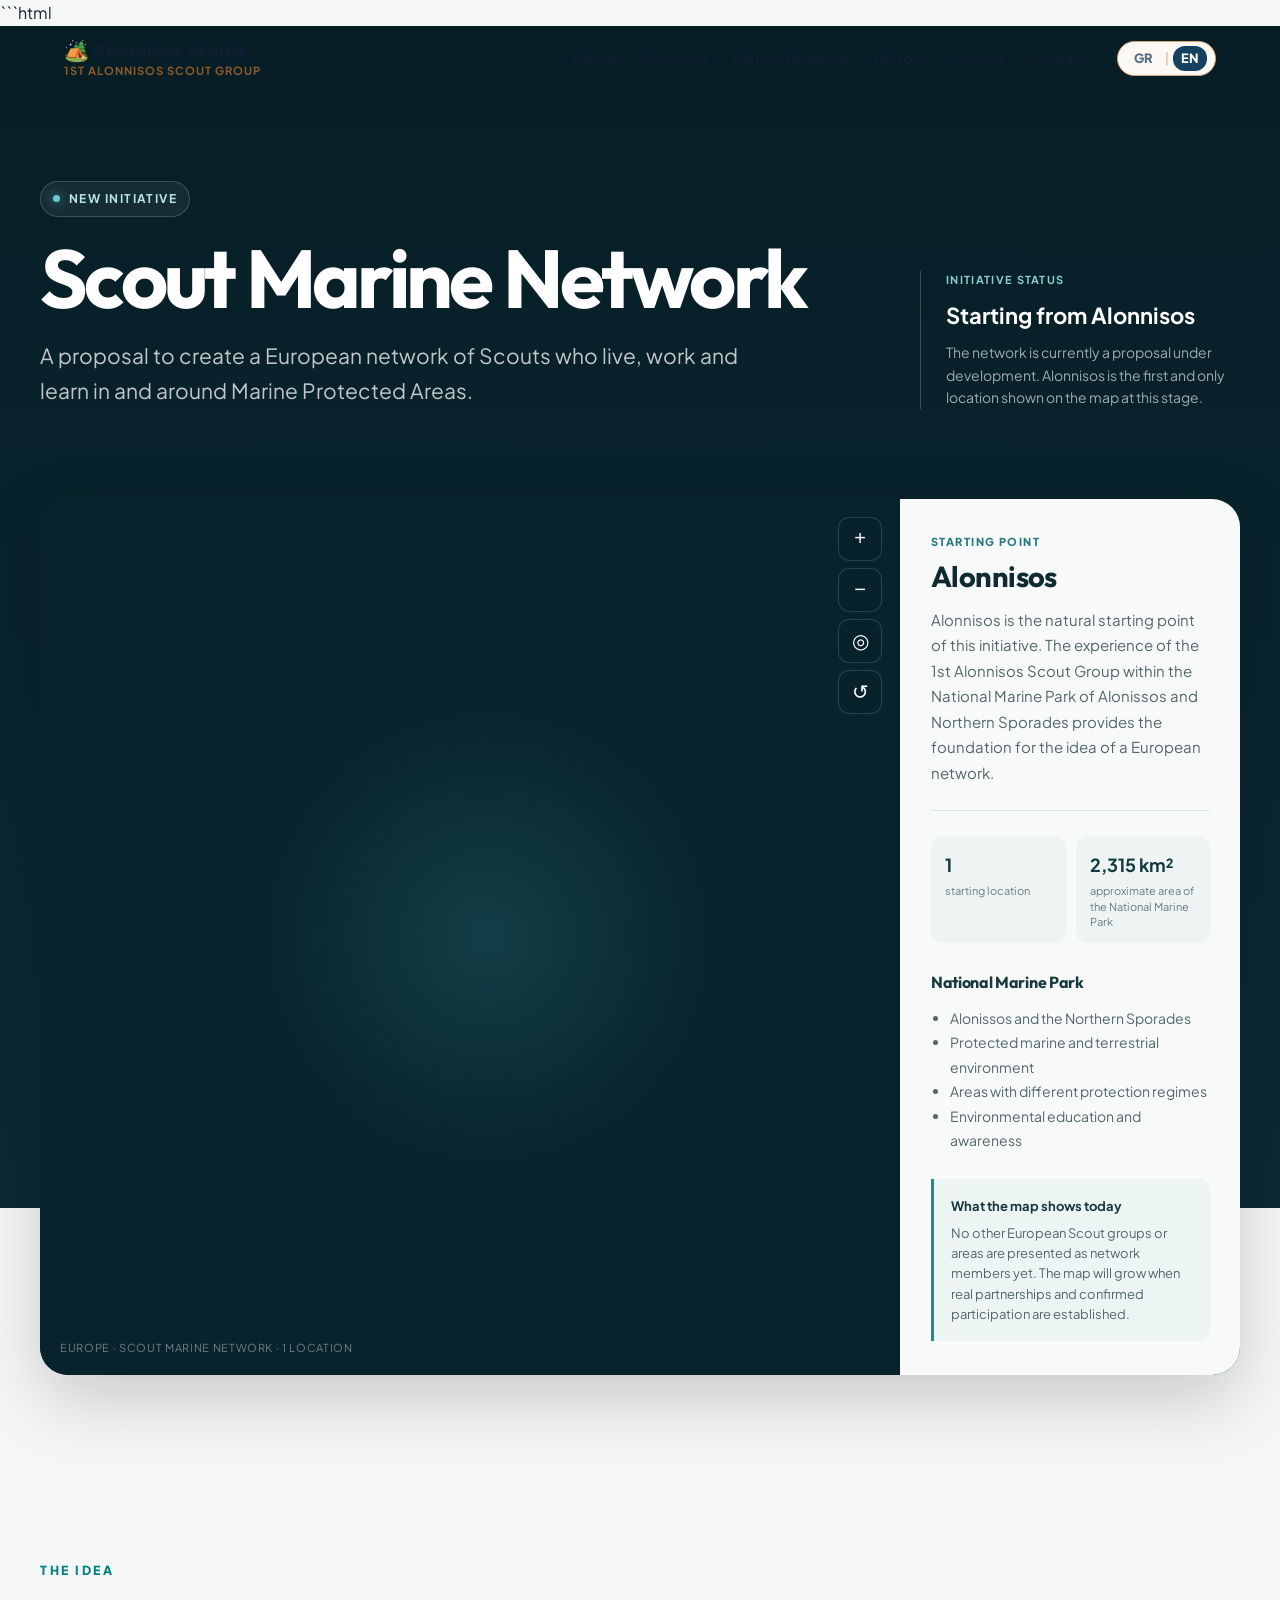
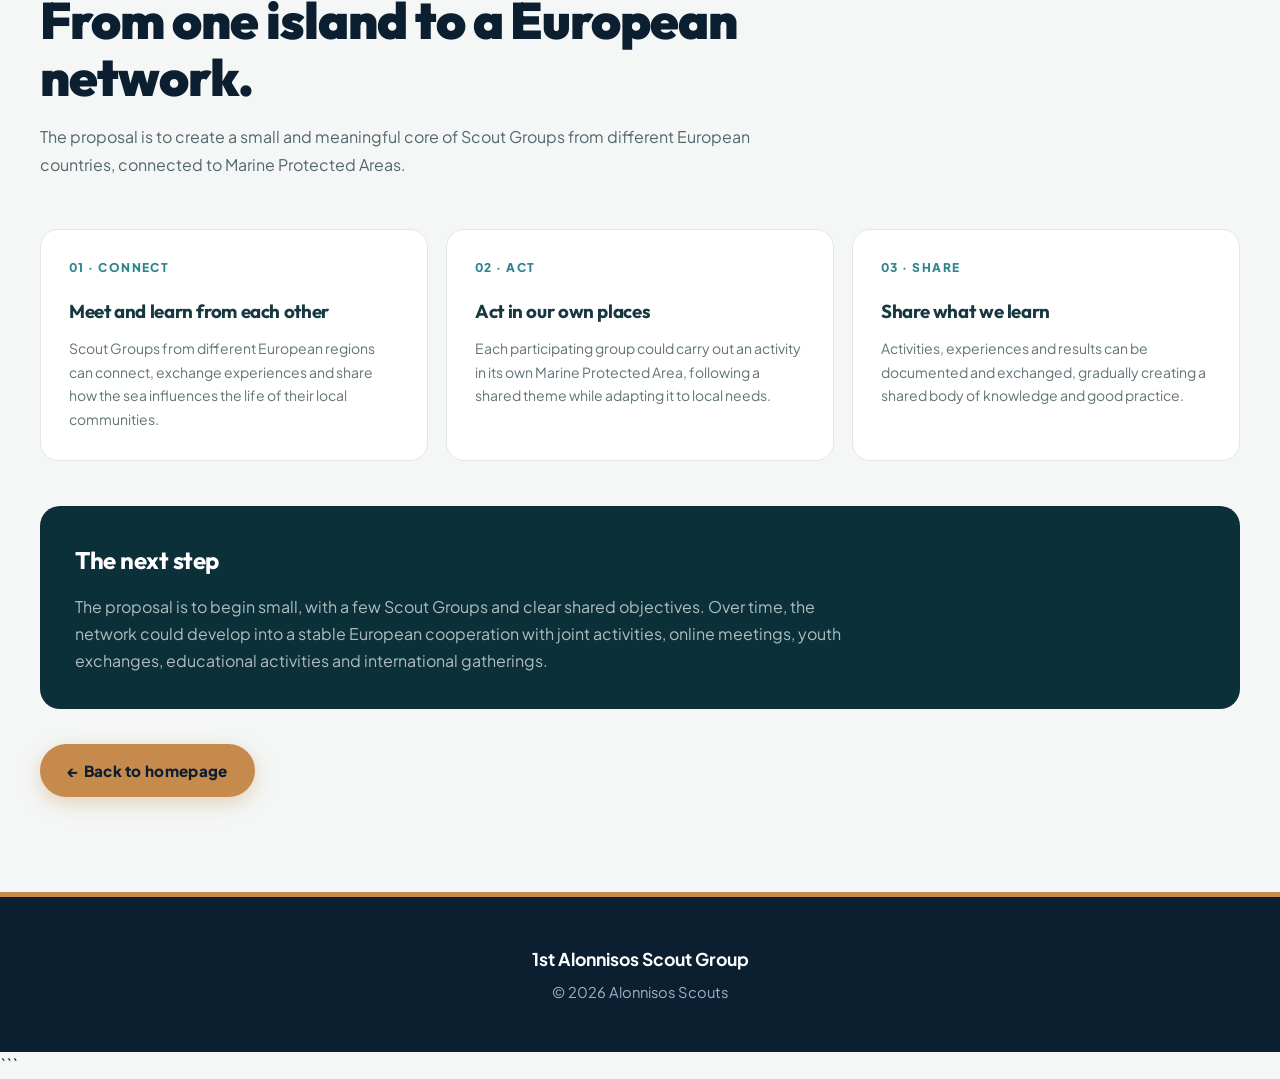
<file: en/marine.html>
```html
<!DOCTYPE html>

<html lang="en">

<head>

<meta charset="UTF-8">

<meta
    name="viewport"
    content="width=device-width, initial-scale=1.0"
>

<title>
    Scout Marine Network | Alonnisos Scouts
</title>

<meta
    name="description"
    content="Scout Marine Network — A proposal for a European Scout network connected to Marine Protected Areas, starting from Alonnisos."
>

<link
    rel="stylesheet"
    href="../style.css"
>

<style>

/* =====================================================
   PAGE
   ===================================================== */

.marine-page {
    background:
        linear-gradient(
            180deg,
            #071d25 0%,
            #0b2b35 45%,
            #f4f7f6 45%,
            #f4f7f6 100%
        );

    color: #10242a;
}


/* =====================================================
   HERO
   ===================================================== */

.marine-hero {
    padding: 90px 0 70px;
    color: white;
}


.marine-hero-grid {
    display: grid;

    grid-template-columns:
        minmax(0, 1fr)
        320px;

    gap: 60px;

    align-items: end;
}


.marine-eyebrow {
    display: inline-flex;

    align-items: center;

    gap: 9px;

    padding: 7px 12px;

    border:
        1px solid
        rgba(255,255,255,.18);

    border-radius: 999px;

    background:
        rgba(255,255,255,.06);

    color: #b9e5e7;

    font-size: 12px;

    font-weight: 700;

    letter-spacing: .12em;

    text-transform: uppercase;

    margin-bottom: 22px;
}


.marine-eyebrow-dot {
    width: 7px;
    height: 7px;

    border-radius: 50%;

    background: #67cbd0;

    box-shadow:
        0 0 12px
        rgba(103,203,208,.8);
}


.marine-hero h1 {
    max-width: 850px;

    margin: 0 0 22px;

    color: white;

    font-size:
        clamp(
            42px,
            7vw,
            82px
        );

    line-height: .96;

    letter-spacing: -.045em;
}


.marine-hero-lead {
    max-width: 750px;

    margin: 0;

    color:
        rgba(255,255,255,.75);

    font-size:
        clamp(
            17px,
            2vw,
            21px
        );

    line-height: 1.65;
}


.marine-status {
    border-left:
        1px solid
        rgba(255,255,255,.2);

    padding-left: 25px;
}


.marine-status-label {
    color: #8acdd1;

    font-size: 11px;

    font-weight: 700;

    text-transform: uppercase;

    letter-spacing: .12em;

    margin-bottom: 8px;
}


.marine-status strong {
    display: block;

    color: white;

    font-size: 22px;

    margin-bottom: 8px;
}


.marine-status p {
    margin: 0;

    color:
        rgba(255,255,255,.62);

    line-height: 1.6;

    font-size: 14px;
}


/* =====================================================
   MAP SECTION
   ===================================================== */

.marine-map-section {
    padding: 20px 0 90px;
}


.marine-map-shell {
    position: relative;

    display: grid;

    grid-template-columns:
        minmax(0, 1fr)
        340px;

    min-height: 650px;

    border-radius: 28px;

    overflow: hidden;

    background: #092832;

    box-shadow:
        0 25px 70px
        rgba(0,0,0,.18);
}


.marine-map-area {
    position: relative;

    min-width: 0;

    min-height: 650px;

    overflow: hidden;

    background:
        radial-gradient(
            circle at 52% 50%,
            rgba(39,111,122,.35),
            transparent 38%
        ),
        #08232c;
}


#marine-map {
    display: block;

    width: 100%;

    height: 650px;

    cursor: grab;

    user-select: none;

    touch-action: none;

    overflow: hidden;
}


#marine-map:active {
    cursor: grabbing;
}


/* =====================================================
   MAP
   ===================================================== */

.map-ocean {
    fill: #08232c;
}


.map-grid {
    fill: none;

    stroke:
        rgba(130,200,207,.09);

    stroke-width: .7;

    vector-effect:
        non-scaling-stroke;

    pointer-events: none;
}


.map-country {
    fill: #173e47;

    stroke:
        rgba(173,221,224,.32);

    stroke-width: .65;

    vector-effect:
        non-scaling-stroke;

    transition:
        fill .2s;
}


.map-country:hover {
    fill: #20535e;
}


/* =====================================================
   ALONNISOS MARKER
   ===================================================== */

.map-location-ring {
    fill:
        rgba(93,211,216,.10);

    stroke:
        rgba(93,211,216,.55);

    stroke-width: 1.5;

    vector-effect:
        non-scaling-stroke;
}


.map-location-pulse {
    fill: none;

    stroke: #65d5da;

    stroke-width: 2;

    opacity: .55;

    vector-effect:
        non-scaling-stroke;
}


.map-location-core {
    fill: #73e0e3;

    stroke: white;

    stroke-width: 2;

    vector-effect:
        non-scaling-stroke;
}


.map-location-label {
    fill: white;

    font-size: 14px;

    font-weight: 700;

    pointer-events: none;

    paint-order: stroke;

    stroke: #08232c;

    stroke-width: 3px;

    stroke-linejoin: round;
}


.map-location-subtitle {
    fill:
        rgba(255,255,255,.58);

    font-size: 10px;

    pointer-events: none;

    paint-order: stroke;

    stroke: #08232c;

    stroke-width: 2px;

    stroke-linejoin: round;
}


/* =====================================================
   MAP CONTROLS
   ===================================================== */

.marine-map-controls {
    position: absolute;

    top: 18px;

    right: 18px;

    display: flex;

    flex-direction: column;

    gap: 7px;

    z-index: 10;
}


.marine-map-controls button {
    width: 44px;

    height: 44px;

    border:
        1px solid
        rgba(255,255,255,.14);

    border-radius: 11px;

    background:
        rgba(8,35,44,.88);

    color: white;

    font-size: 20px;

    cursor: pointer;

    backdrop-filter: blur(8px);
}


.marine-map-controls button:hover {
    background:
        rgba(28,75,84,.95);
}


.marine-map-controls button:focus-visible {
    outline:
        3px solid
        #73e0e3;

    outline-offset: 2px;
}


.marine-map-caption {
    position: absolute;

    left: 20px;

    bottom: 18px;

    color:
        rgba(255,255,255,.42);

    font-size: 11px;

    letter-spacing: .06em;

    text-transform: uppercase;

    pointer-events: none;
}


/* =====================================================
   INFORMATION PANEL
   ===================================================== */

.marine-panel {
    position: relative;

    z-index: 2;

    padding: 34px 30px;

    background: #f8faf9;

    border-left:
        1px solid
        rgba(255,255,255,.08);
}


.marine-panel-kicker {
    color: #287982;

    font-size: 11px;

    font-weight: 800;

    letter-spacing: .13em;

    text-transform: uppercase;

    margin-bottom: 10px;
}


.marine-panel h2 {
    margin: 0 0 15px;

    font-size: 29px;

    line-height: 1.08;

    color: #102a31;
}


.marine-panel p {
    color: #52676c;

    line-height: 1.7;

    font-size: 15px;
}


.marine-panel-divider {
    height: 1px;

    background: #dce5e5;

    margin: 25px 0;
}


/* =====================================================
   FACTS
   ===================================================== */

.marine-facts {
    display: grid;

    grid-template-columns:
        1fr
        1fr;

    gap: 10px;
}


.marine-fact {
    padding: 14px;

    background: #edf4f3;

    border-radius: 12px;
}


.marine-fact strong {
    display: block;

    color: #123b42;

    font-size: 18px;

    margin-bottom: 3px;
}


.marine-fact span {
    color: #687b7f;

    font-size: 11px;

    line-height: 1.4;
}


.marine-panel h3 {
    margin: 26px 0 10px;

    color: #17383e;

    font-size: 16px;
}


.marine-panel ul {
    padding-left: 19px;

    margin: 0;

    color: #52676c;

    line-height: 1.75;

    font-size: 14px;
}


.marine-proposal {
    margin-top: 26px;

    padding: 17px;

    border-left:
        3px solid
        #2b858d;

    background: #edf5f4;

    border-radius:
        0
        10px
        10px
        0;
}


.marine-proposal strong {
    display: block;

    color: #17383e;

    margin-bottom: 6px;

    font-size: 13px;
}


.marine-proposal p {
    margin: 0;

    font-size: 13px;

    line-height: 1.55;
}


/* =====================================================
   CONTENT
   ===================================================== */

.marine-content {
    padding: 95px 0;

    background: #f4f7f6;
}


.marine-content-header {
    max-width: 760px;

    margin-bottom: 50px;
}


.marine-content-header .section-label {
    margin-bottom: 12px;
}


.marine-content-header h2 {
    margin-bottom: 18px;
}


.marine-content-header p {
    color: #52676c;

    line-height: 1.75;
}


.marine-idea-grid {
    display: grid;

    grid-template-columns:
        repeat(3, 1fr);

    gap: 18px;
}


.marine-idea {
    padding: 28px;

    border-radius: 18px;

    background: white;

    border:
        1px solid
        #e1e8e7;
}


.marine-idea-number {
    color: #2b858d;

    font-size: 12px;

    font-weight: 800;

    letter-spacing: .12em;

    margin-bottom: 18px;
}


.marine-idea h3 {
    margin-bottom: 10px;

    color: #17383e;
}


.marine-idea p {
    margin: 0;

    color: #617477;

    line-height: 1.7;

    font-size: 14px;
}


.marine-next {
    margin-top: 45px;

    padding: 35px;

    border-radius: 20px;

    background: #0b3039;

    color: white;
}


.marine-next h2 {
    margin-bottom: 12px;

    color: white;
}


.marine-next p {
    max-width: 800px;

    margin: 0;

    color:
        rgba(255,255,255,.68);

    line-height: 1.7;
}


.marine-back {
    margin-top: 35px;
}


/* =====================================================
   RESPONSIVE
   ===================================================== */

@media (max-width: 950px) {

    .marine-hero-grid {
        grid-template-columns: 1fr;

        gap: 30px;
    }


    .marine-status {
        border-left: 0;

        border-top:
            1px solid
            rgba(255,255,255,.18);

        padding-left: 0;

        padding-top: 20px;
    }


    .marine-map-shell {
        grid-template-columns: 1fr;
    }


    .marine-panel {
        border-left: 0;

        border-top:
            1px solid
            #dce5e5;
    }


    .marine-idea-grid {
        grid-template-columns: 1fr;
    }

}


@media (max-width: 650px) {

    .marine-hero {
        padding:
            60px
            0
            50px;
    }


    .marine-map-section {
        padding-top: 0;
    }


    .marine-map-shell {
        border-radius: 18px;
    }


    .marine-map-area,
    #marine-map {

        min-height: 440px;

        height: 440px;
    }


    .marine-panel {
        padding:
            27px
            22px;
    }


    .marine-content {
        padding:
            65px
            0;
    }


    .marine-next {
        padding: 25px;
    }

}

</style>

</head>


<body>

<div class="marine-page">


<!-- =====================================================
     NAVIGATION
     ===================================================== -->

<nav class="navbar">

    <a href="../" class="logo">

        🏕️ Alonnisos Scouts

        <span>
            1st Alonnisos Scout Group
        </span>

    </a>


    <div class="nav-right">

        <ul class="nav-links">

            <li>
                <a href="../#about">
                    About
                </a>
            </li>

            <li>
                <a href="../#activities">
                    Activities
                </a>
            </li>

            <li>
                <a href="marine.html">
                    Marine Network
                </a>
            </li>

            <li>
                <a href="../#history">
                    History
                </a>
            </li>

            <li>
                <a href="../#gallery">
                    Photos
                </a>
            </li>

            <li>
                <a href="../#contact">
                    Contact
                </a>
            </li>

        </ul>


        <div class="language-picker">

            <a href="../gr/marine.html">
                GR
            </a>

            <span>|</span>

            <a
                href="marine.html"
                class="active"
            >
                EN
            </a>

        </div>

    </div>

</nav>


<!-- =====================================================
     HERO
     ===================================================== -->

<section class="marine-hero">

    <div class="container">

        <div class="marine-hero-grid">

            <div>

                <div class="marine-eyebrow">

                    <span
                        class="marine-eyebrow-dot">
                    </span>

                    New initiative

                </div>


                <h1>

                    Scout Marine
                    Network

                </h1>


                <p class="marine-hero-lead">

                    A proposal to create a European network of
                    Scouts who live, work and learn in and around
                    Marine Protected Areas.

                </p>

            </div>


            <div class="marine-status">

                <div class="marine-status-label">

                    Initiative status

                </div>


                <strong>

                    Starting from Alonnisos

                </strong>


                <p>

                    The network is currently a proposal under
                    development. Alonnisos is the first and only
                    location shown on the map at this stage.

                </p>

            </div>

        </div>

    </div>

</section>


<!-- =====================================================
     MAP
     ===================================================== -->

<section class="marine-map-section">

    <div class="container">

        <div class="marine-map-shell">


            <!-- MAP AREA -->

            <div class="marine-map-area">

                <svg
                    id="marine-map"
                    viewBox="0 0 900 650"
                    preserveAspectRatio="xMidYMid meet"
                    role="img"
                    aria-label="Interactive map of Europe showing Alonnisos as the proposed starting point of the Scout Marine Network"
                >
                </svg>


                <div class="marine-map-controls">

                    <button
                        type="button"
                        id="marine-plus"
                        aria-label="Zoom in"
                    >
                        +
                    </button>


                    <button
                        type="button"
                        id="marine-minus"
                        aria-label="Zoom out"
                    >
                        −
                    </button>


                    <button
                        type="button"
                        id="marine-focus"
                        aria-label="Focus on Alonnisos"
                    >
                        ◎
                    </button>


                    <button
                        type="button"
                        id="marine-reset"
                        aria-label="Reset map"
                    >
                        ↺
                    </button>

                </div>


                <div class="marine-map-caption">

                    Europe · Scout Marine Network · 1 location

                </div>

            </div>


            <!-- INFORMATION PANEL -->

            <aside class="marine-panel">

                <div class="marine-panel-kicker">

                    Starting point

                </div>


                <h2>

                    Alonnisos

                </h2>


                <p>

                    Alonnisos is the natural starting point of
                    this initiative. The experience of the
                    1st Alonnisos Scout Group within the National
                    Marine Park of Alonissos and Northern Sporades
                    provides the foundation for the idea of a
                    European network.

                </p>


                <div class="marine-panel-divider">
                </div>


                <div class="marine-facts">

                    <div class="marine-fact">

                        <strong>
                            1
                        </strong>

                        <span>
                            starting location
                        </span>

                    </div>


                    <div class="marine-fact">

                        <strong>
                            2,315 km²
                        </strong>

                        <span>
                            approximate area of the National
                            Marine Park
                        </span>

                    </div>

                </div>


                <h3>

                    National Marine Park

                </h3>


                <ul>

                    <li>
                        Alonissos and the Northern Sporades
                    </li>

                    <li>
                        Protected marine and terrestrial environment
                    </li>

                    <li>
                        Areas with different protection regimes
                    </li>

                    <li>
                        Environmental education and awareness
                    </li>

                </ul>


                <div class="marine-proposal">

                    <strong>

                        What the map shows today

                    </strong>


                    <p>

                        No other European Scout groups or areas
                        are presented as network members yet.
                        The map will grow when real partnerships
                        and confirmed participation are established.

                    </p>

                </div>

            </aside>

        </div>

    </div>

</section>


<!-- =====================================================
     THE IDEA
     ===================================================== -->

<section class="marine-content">

    <div class="container">


        <div class="marine-content-header">

            <div class="section-label">

                The idea

            </div>


            <h2 class="section-title">

                From one island
                to a European network.

            </h2>


            <p>

                The proposal is to create a small and meaningful
                core of Scout Groups from different European
                countries, connected to Marine Protected Areas.

            </p>

        </div>


        <div class="marine-idea-grid">


            <article class="marine-idea">

                <div class="marine-idea-number">

                    01 · CONNECT

                </div>


                <h3>

                    Meet and learn from each other

                </h3>


                <p>

                    Scout Groups from different European regions
                    can connect, exchange experiences and share
                    how the sea influences the life of their
                    local communities.

                </p>

            </article>


            <article class="marine-idea">

                <div class="marine-idea-number">

                    02 · ACT

                </div>


                <h3>

                    Act in our own places

                </h3>


                <p>

                    Each participating group could carry out an
                    activity in its own Marine Protected Area,
                    following a shared theme while adapting it
                    to local needs.

                </p>

            </article>


            <article class="marine-idea">

                <div class="marine-idea-number">

                    03 · SHARE

                </div>


                <h3>

                    Share what we learn

                </h3>


                <p>

                    Activities, experiences and results can be
                    documented and exchanged, gradually creating
                    a shared body of knowledge and good practice.

                </p>

            </article>

        </div>


        <div class="marine-next">

            <h2>

                The next step

            </h2>


            <p>

                The proposal is to begin small, with a few Scout
                Groups and clear shared objectives. Over time,
                the network could develop into a stable European
                cooperation with joint activities, online meetings,
                youth exchanges, educational activities and
                international gatherings.

            </p>

        </div>


        <div class="marine-back">

            <a
                href="../"
                class="button button-primary"
            >

                ← Back to homepage

            </a>

        </div>

    </div>

</section>


<!-- =====================================================
     FOOTER
     ===================================================== -->

<footer class="site-footer">

    <div class="container">

        <p>

            <strong>
                1st Alonnisos Scout Group
            </strong>

        </p>


        <p>

            © 2026 Alonnisos Scouts

        </p>

    </div>

</footer>


</div>


<!-- =========================================================
     D3 + TOPOJSON MAP
     ========================================================= -->

<script type="module">

    import * as d3 from
        "https://cdn.jsdelivr.net/npm/d3@7/+esm";

    import {
        feature
    } from
        "https://cdn.jsdelivr.net/npm/topojson-client@3/+esm";


    /* =====================================================
       BASIC SETTINGS
       ===================================================== */

    const WIDTH = 900;

    const HEIGHT = 650;


    /* =====================================================
       ALONNISOS
       
       Longitude / latitude
       ===================================================== */

    const ALONNISOS = [
        24.1355,
        39.2776
    ];


    /* =====================================================
       SVG
       ===================================================== */

    const svg =
        d3.select(
            "#marine-map"
        );


    svg.selectAll("*")
        .remove();


    /* =====================================================
       OCEAN
       ===================================================== */

    svg
        .append("rect")
        .attr(
            "class",
            "map-ocean"
        )
        .attr(
            "x",
            0
        )
        .attr(
            "y",
            0
        )
        .attr(
            "width",
            WIDTH
        )
        .attr(
            "height",
            HEIGHT
        );


    /* =====================================================
       MAIN MAP GROUP
       
       EVERYTHING GEOGRAPHICAL IS INSIDE THIS GROUP:
       
       - countries
       - graticule
       - Alonnisos marker
       
       Therefore they all move together.
       ===================================================== */

    const mapGroup =
        svg
            .append("g")
            .attr(
                "class",
                "map-group"
            );


    /* =====================================================
       LOAD GEOGRAPHY
       ===================================================== */

    let world;

    try {

        world =
            await d3.json(
                "https://cdn.jsdelivr.net/npm/world-atlas@2/countries-10m.json"
            );

    } catch (error) {

        console.error(
            "Unable to load map data:",
            error
        );

        return;

    }


    /* =====================================================
       CONVERT TO GEOJSON
       ===================================================== */

    const allCountries =
        feature(
            world,
            world.objects.countries
        );


    /* =====================================================
       EUROPE BOUNDS
       ===================================================== */

    const EUROPE_WEST = -12;

    const EUROPE_EAST = 42;

    const EUROPE_SOUTH = 34;

    const EUROPE_NORTH = 72;


    /* =====================================================
       SELECT COUNTRIES
       
       Only countries intersecting the Europe window
       are drawn.
       ===================================================== */

    const europeCountries =
        allCountries.features.filter(
            country => {

                const bounds =
                    d3.geoBounds(
                        country
                    );


                const west =
                    bounds[0][0];

                const south =
                    bounds[0][1];

                const east =
                    bounds[1][0];

                const north =
                    bounds[1][1];


                return (

                    east >= EUROPE_WEST &&

                    west <= EUROPE_EAST &&

                    north >= EUROPE_SOUTH &&

                    south <= EUROPE_NORTH

                );

            }
        );


    /* =====================================================
       EUROPE FEATURE COLLECTION
       ===================================================== */

    const europeFrame = {

        type:
            "FeatureCollection",

        features:
            europeCountries

    };


    /* =====================================================
       PROJECTION
       
       Fit Europe first.
       
       Then deliberately make the initial view wider.
       ===================================================== */

    const projection =
        d3
            .geoMercator()
            .fitExtent(
                [
                    [
                        45,
                        35
                    ],
                    [
                        855,
                        615
                    ]
                ],
                europeFrame
            );


    const fittedScale =
        projection.scale();


    projection
        .scale(
            fittedScale *
            0.68
        )
        .translate(
            [
                WIDTH / 2,
                HEIGHT / 2
            ]
        );


    /* =====================================================
       PATH GENERATOR
       ===================================================== */

    const path =
        d3
            .geoPath()
            .projection(
                projection
            );


    /* =====================================================
       DRAW COUNTRIES
       ===================================================== */

    mapGroup
        .append("g")
        .attr(
            "class",
            "countries"
        )
        .selectAll("path")
        .data(
            europeCountries
        )
        .join("path")
        .attr(
            "class",
            "map-country"
        )
        .attr(
            "d",
            path
        );


    /* =====================================================
       GRATICULE
       ===================================================== */

    const graticule =
        d3
            .geoGraticule()
            .extent(
                [
                    [
                        EUROPE_WEST,
                        EUROPE_SOUTH
                    ],
                    [
                        EUROPE_EAST,
                        EUROPE_NORTH
                    ]
                ]
            )
            .step(
                [
                    10,
                    10
                ]
            );


    mapGroup
        .append("path")
        .datum(
            graticule()
        )
        .attr(
            "class",
            "map-grid"
        )
        .attr(
            "d",
            path
        );


    /* =====================================================
       ALONNISOS POSITION
       
       This is calculated ONCE in the exact same projection
       used by the countries.
       ===================================================== */

    const alonnisosPoint =
        projection(
            ALONNISOS
        );


    /* =====================================================
       ALONNISOS MARKER
       
       IMPORTANT:
       
       It is INSIDE mapGroup.
       
       It therefore cannot drift independently from the map.
       ===================================================== */

    const marker =
        mapGroup
            .append("g")
            .attr(
                "class",
                "alonnisos-location"
            );


    /* =====================================================
       MARKER POSITION
       ===================================================== */

    marker
        .attr(
            "transform",
            `
            translate(
                ${alonnisosPoint[0]},
                ${alonnisosPoint[1]}
            )
            `
        );


    /* =====================================================
       MARKER RING
       ===================================================== */

    marker
        .append("circle")
        .attr(
            "class",
            "map-location-ring"
        )
        .attr(
            "r",
            18
        );


    /* =====================================================
       MARKER PULSE
       ===================================================== */

    marker
        .append("circle")
        .attr(
            "class",
            "map-location-pulse"
        )
        .attr(
            "r",
            10
        );


    /* =====================================================
       MARKER CORE
       ===================================================== */

    marker
        .append("circle")
        .attr(
            "class",
            "map-location-core"
        )
        .attr(
            "r",
            5
        );


    /* =====================================================
       LABEL
       ===================================================== */

    marker
        .append("text")
        .attr(
            "class",
            "map-location-label"
        )
        .attr(
            "x",
            22
        )
        .attr(
            "y",
            -5
        )
        .text(
            "Alonnisos"
        );


    /* =====================================================
       SUBTITLE
       ===================================================== */

    marker
        .append("text")
        .attr(
            "class",
            "map-location-subtitle"
        )
        .attr(
            "x",
            22
        )
        .attr(
            "y",
            11
        )
        .text(
            "Marine Protected Area"
        );


    /* =====================================================
       ZOOM
       
       1 = initial view
       6 = maximum zoom
       
       Cannot zoom out below 1.
       ===================================================== */

    const MIN_ZOOM = 1;

    const MAX_ZOOM = 6;


    /* =====================================================
       ZOOM BEHAVIOUR
       ===================================================== */

    const zoom =
        d3
            .zoom()

            .scaleExtent(
                [
                    MIN_ZOOM,
                    MAX_ZOOM
                ]
            )

            .extent(
                [
                    [
                        0,
                        0
                    ],
                    [
                        WIDTH,
                        HEIGHT
                    ]
                ]
            )

            .translateExtent(
                [
                    [
                        -150,
                        -120
                    ],
                    [
                        WIDTH + 150,
                        HEIGHT + 120
                    ]
                ]
            )

            .on(
                "zoom",
                event => {

                    /*
                       Move the entire map.
                    */

                    mapGroup
                        .attr(
                            "transform",
                            event.transform
                        );


                    /*
                       Make marker + label smaller
                       as zoom increases.
                    */

                    const markerScale =
                        1 /
                        Math.pow(
                            event.transform.k,
                            0.55
                        );


                    marker
                        .attr(
                            "transform",
                            `
                            translate(
                                ${alonnisosPoint[0]},
                                ${alonnisosPoint[1]}
                            )
                            scale(
                                ${markerScale}
                            )
                            `
                        );

                }
            );


    /* =====================================================
       ENABLE ZOOM
       ===================================================== */

    svg.call(
        zoom
    );


    /* =====================================================
       REMOVE DOUBLE CLICK ZOOM
       ===================================================== */

    svg.on(
        "dblclick.zoom",
        null
    );


    /* =====================================================
       INITIAL VIEW
       ===================================================== */

    svg.call(
        zoom.transform,
        d3.zoomIdentity
    );


    /* =====================================================
       PLUS BUTTON
       ===================================================== */

    document
        .getElementById(
            "marine-plus"
        )
        .addEventListener(
            "click",
            () => {

                svg
                    .transition()
                    .duration(
                        300
                    )
                    .call(
                        zoom.scaleBy,
                        1.5
                    );

            }
        );


    /* =====================================================
       MINUS BUTTON
       
       D3 scaleExtent automatically prevents
       going below MIN_ZOOM.
       ===================================================== */

    document
        .getElementById(
            "marine-minus"
        )
        .addEventListener(
            "click",
            () => {

                svg
                    .transition()
                    .duration(
                        300
                    )
                    .call(
                        zoom.scaleBy,
                        1 / 1.5
                    );

            }
        );


    /* =====================================================
       FOCUS ON ALONNISOS
       ===================================================== */

    document
        .getElementById(
            "marine-focus"
        )
        .addEventListener(
            "click",
            () => {

                const targetScale =
                    3.5;


                const targetX =
                    WIDTH / 2 -
                    alonnisosPoint[0] *
                    targetScale;


                const targetY =
                    HEIGHT / 2 -
                    alonnisosPoint[1] *
                    targetScale;


                const targetTransform =
                    d3
                        .zoomIdentity
                        .translate(
                            targetX,
                            targetY
                        )
                        .scale(
                            targetScale
                        );


                svg
                    .transition()
                    .duration(
                        700
                    )
                    .call(
                        zoom.transform,
                        targetTransform
                    );

            }
        );


    /* =====================================================
       RESET
       ===================================================== */

    document
        .getElementById(
            "marine-reset"
        )
        .addEventListener(
            "click",
            () => {

                svg
                    .transition()
                    .duration(
                        500
                    )
                    .call(
                        zoom.transform,
                        d3.zoomIdentity
                    );

            }
        );


    /* =====================================================
       FINAL MESSAGE
       ===================================================== */

    console.log(
        "Scout Marine Network map loaded successfully."
    );

</script>


</body>

</html>
```
</file>
<file: style.css>
/* =========================================================
   1st GROUP OF SEA SCOUTS OF ALONISSOS (1ο ΣΠΑ)
   Global Custom Stylesheet (Universal /en/ & /gr/)
   ========================================================= */

@import url('https://fonts.googleapis.com/css2?family=Plus+Jakarta+Sans:wght@400;600;700;800&family=Outfit:wght@600;800;900&display=swap');

:root {
    /* Brand Palette extracted from the Official Emblem */
    --navy-deep: #0b1f31;         /* Midnight Aegean Sea */
    --sea-blue: #144061;          /* Greek Sea Scout Primary Blue */
    --teal-accent: #008080;       /* Marine Protected Area Teal */
    --rope-gold: #c68a4c;         /* Emblem Rope & Knot Gold */
    --rope-dark: #8c5b2b;         /* Wood & Badge Border Accent */
    
    /* Backgrounds & Neutrals */
    --bg-page: #f4f7f6;          /* Clean Sea-Breeze Tint */
    --bg-surface: #ffffff;
    --bg-sand: #fbf8f3;           /* Warm Canvas / Scouting Tent Color */
    
    /* Text Colors */
    --text-primary: #0f2232;
    --text-muted: #536b7d;
    --text-light: #eef6fa;
    
    /* Borders & Shadows */
    --border-light: rgba(14, 40, 62, 0.08);
    --border-rope: #d4a775;
    --shadow-soft: 0 10px 30px -5px rgba(11, 31, 49, 0.08);
    --shadow-hover: 0 18px 40px -8px rgba(11, 31, 49, 0.16);
}

/* =========================================================
   RESET & BASE TYPOGRAPHY
   ========================================================= */

* {
    box-sizing: border-box;
    margin: 0;
    padding: 0;
}

html {
    scroll-behavior: smooth;
}

body {
    font-family: 'Plus Jakarta Sans', -apple-system, BlinkMacSystemFont, sans-serif;
    color: var(--text-primary);
    background: var(--bg-page);
    line-height: 1.65;
    -webkit-font-smoothing: antialiased;
}

h1, h2, h3, h4, .logo {
    font-family: 'Outfit', sans-serif;
    letter-spacing: -0.02em;
}

img {
    max-width: 100%;
    display: block;
}

a {
    color: inherit;
    text-decoration: none;
}


/* =========================================================
   HEADER / NAVIGATION
   ========================================================= */

header {
    position: sticky;
    top: 0;
    z-index: 1000;
    background: rgba(255, 255, 255, 0.92);
    backdrop-filter: blur(12px);
    border-bottom: 3px solid var(--rope-gold);
    box-shadow: 0 4px 20px rgba(0, 0, 0, 0.04);
}

nav {
    max-width: 1200px;
    margin: auto;
    padding: 14px 24px;
    display: flex;
    align-items: center;
    justify-content: space-between;
}

.logo {
    font-size: 1.25rem;
    font-weight: 900;
    color: var(--navy-deep);
    display: flex;
    flex-direction: column;
    line-height: 1.1;
}

.logo span {
    font-size: 0.7rem;
    font-weight: 700;
    font-family: 'Plus Jakarta Sans', sans-serif;
    color: var(--rope-dark);
    text-transform: uppercase;
    letter-spacing: 1px;
    margin-top: 2px;
}

.nav-right {
    display: flex;
    align-items: center;
    gap: 28px;
}

.nav-links {
    display: flex;
    gap: 24px;
    list-style: none;
}

.nav-links a {
    font-weight: 700;
    font-size: 0.92rem;
    color: var(--navy-deep);
    position: relative;
    padding: 4px 0;
    transition: color 0.25s ease;
}

.nav-links a::after {
    content: '';
    position: absolute;
    bottom: 0;
    left: 0;
    width: 0%;
    height: 2px;
    background: var(--teal-accent);
    transition: width 0.25s ease;
    border-radius: 2px;
}

.nav-links a:hover {
    color: var(--teal-accent);
}

.nav-links a:hover::after {
    width: 100%;
}


/* =========================================================
   LANGUAGE PICKER
   ========================================================= */

.language-picker {
    display: flex;
    align-items: center;
    gap: 4px;
    font-size: 0.8rem;
    font-weight: 800;
    background: var(--bg-sand);
    padding: 4px 8px;
    border-radius: 20px;
    border: 1px solid var(--border-rope);
}

.language-picker a {
    color: var(--text-muted);
    padding: 2px 8px;
    border-radius: 12px;
    transition: all 0.2s ease;
}

.language-picker a:hover {
    color: var(--navy-deep);
}

.language-picker a.active {
    color: #ffffff;
    background: var(--sea-blue);
}

.language-picker span {
    color: var(--border-rope);
    font-weight: 400;
}


/* =========================================================
   HERO
   ========================================================= */

.hero {
    min-height: 82vh;
    display: flex;
    align-items: center;
    position: relative;
    overflow: hidden;
    background:
        radial-gradient(circle at 80% 20%, rgba(0, 128, 128, 0.35) 0%, transparent 50%),
        linear-gradient(135deg, rgba(11, 31, 49, 0.9) 0%, rgba(20, 64, 97, 0.78) 100%),
        url("../images/alonissos-hero.jpg");
    background-size: cover;
    background-position: center;
}

.hero-content {
    max-width: 1200px;
    width: 100%;
    margin: auto;
    padding: 100px 24px;
    color: white;
}

.hero-tag {
    display: inline-flex;
    align-items: center;
    gap: 8px;
    padding: 6px 18px;
    border: 1px solid var(--rope-gold);
    border-radius: 30px;
    margin-bottom: 24px;
    font-size: 0.82rem;
    font-weight: 800;
    letter-spacing: 1.5px;
    background: rgba(11, 31, 49, 0.6);
    backdrop-filter: blur(6px);
    color: var(--rope-gold);
    text-transform: uppercase;
}

.hero h1 {
    max-width: 880px;
    font-size: clamp(3.2rem, 6.5vw, 5.8rem);
    font-weight: 900;
    line-height: 1.02;
    margin-bottom: 24px;
    text-shadow: 0 4px 20px rgba(0,0,0,0.3);
}

.hero p {
    max-width: 620px;
    font-size: 1.25rem;
    margin-bottom: 36px;
    color: var(--text-light);
    font-weight: 400;
}


/* =========================================================
   BUTTONS
   ========================================================= */

.buttons {
    display: flex;
    flex-wrap: wrap;
    gap: 16px;
}

.button {
    display: inline-flex;
    align-items: center;
    justify-content: center;
    padding: 14px 28px;
    border-radius: 50px;
    font-weight: 800;
    font-size: 0.95rem;
    letter-spacing: 0.3px;
    transition: all 0.25s cubic-bezier(0.16, 1, 0.3, 1);
}

.button-primary {
    background: var(--rope-gold);
    color: var(--navy-deep);
    box-shadow: 0 6px 20px rgba(198, 138, 76, 0.35);
}

.button-primary:hover {
    transform: translateY(-3px);
    background: #d49859;
    box-shadow: 0 10px 25px rgba(198, 138, 76, 0.45);
}

.button-outline {
    border: 2px solid rgba(255, 255, 255, 0.8);
    color: white;
    background: rgba(255, 255, 255, 0.05);
    backdrop-filter: blur(4px);
}

.button-outline:hover {
    background: white;
    color: var(--navy-deep);
    border-color: white;
    transform: translateY(-3px);
}


/* =========================================================
   GENERAL SECTIONS
   ========================================================= */

section {
    padding: 100px 24px;
}

.container {
    max-width: 1200px;
    margin: auto;
}

.section-label {
    display: inline-block;
    text-transform: uppercase;
    letter-spacing: 2.5px;
    font-size: 0.78rem;
    font-weight: 800;
    color: var(--teal-accent);
    margin-bottom: 12px;
}

.section-title {
    font-size: clamp(2.2rem, 4vw, 3.4rem);
    font-weight: 900;
    line-height: 1.1;
    margin-bottom: 20px;
    color: var(--navy-deep);
}

.section-intro {
    max-width: 700px;
    color: var(--text-muted);
    font-size: 1.1rem;
    margin-bottom: 48px;
}


/* =========================================================
   ABOUT / INTRO SECTION
   ========================================================= */

.intro {
    background: var(--bg-surface);
}

.intro-grid {
    display: grid;
    grid-template-columns: 1fr 1fr;
    gap: 64px;
    align-items: center;
}

.intro-image {
    min-height: 440px;
    border-radius: 24px;
    border: 8px solid var(--bg-sand);
    background:
        linear-gradient(to top, rgba(11, 31, 49, 0.4), transparent 50%),
        url("../images/scouts-alonissos.jpg");
    background-size: cover;
    background-position: center;
    box-shadow: var(--shadow-soft);
    position: relative;
}

/* Facts */

.facts {
    display: grid;
    grid-template-columns: repeat(2, 1fr);
    gap: 18px;
    margin-top: 36px;
}

.fact {
    padding: 22px;
    background: var(--bg-sand);
    border-radius: 16px;
    border-top: 3px solid var(--rope-gold);
    box-shadow: 0 4px 15px rgba(0,0,0,0.02);
}

.fact strong {
    display: block;
    font-size: 2rem;
    font-family: 'Outfit', sans-serif;
    font-weight: 800;
    color: var(--sea-blue);
    line-height: 1.1;
}


/* =========================================================
   ACTIVITIES
   ========================================================= */

.activities {
    background: var(--bg-page);
}

.cards {
    display: grid;
    grid-template-columns: repeat(3, 1fr);
    gap: 24px;
}

.card {
    background: var(--bg-surface);
    padding: 32px;
    border-radius: 20px;
    border: 1px solid var(--border-light);
    box-shadow: var(--shadow-soft);
    transition: all 0.3s cubic-bezier(0.16, 1, 0.3, 1);
    position: relative;
    overflow: hidden;
}

.card::before {
    content: '';
    position: absolute;
    top: 0;
    left: 0;
    width: 100%;
    height: 4px;
    background: var(--sea-blue);
    opacity: 0;
    transition: opacity 0.3s ease;
}

.card:hover {
    transform: translateY(-8px);
    box-shadow: var(--shadow-hover);
}

.card:hover::before {
    opacity: 1;
}

.card-icon {
    font-size: 2.4rem;
    margin-bottom: 20px;
    display: inline-block;
}

.card h3 {
    font-size: 1.35rem;
    font-weight: 800;
    margin-bottom: 12px;
    color: var(--navy-deep);
}

.card p {
    color: var(--text-muted);
    font-size: 0.98rem;
}


/* =========================================================
   MARINE PROTECTED AREA NETWORK
   ========================================================= */

.marine {
    color: white;
    position: relative;
    background:
        radial-gradient(circle at 10% 90%, rgba(0, 128, 128, 0.4) 0%, transparent 60%),
        linear-gradient(135deg, rgba(11, 31, 49, 0.95) 0%, rgba(0, 128, 128, 0.85) 100%),
        url("../images/marine.jpg");
    background-size: cover;
    background-position: center;
}

.marine .section-label {
    color: #8be4de;
}

.marine .section-title {
    color: white;
}

.marine .section-intro {
    color: #dceef0;
}

.marine-grid {
    display: grid;
    grid-template-columns: 1.2fr 0.8fr;
    gap: 48px;
    align-items: center;
}

.marine-box {
    padding: 36px;
    border: 1px solid rgba(255, 255, 255, 0.25);
    background: rgba(255, 255, 255, 0.08);
    backdrop-filter: blur(12px);
    border-radius: 24px;
    box-shadow: 0 20px 40px rgba(0,0,0,0.2);
}

.marine-box h3 {
    margin-bottom: 20px;
    font-size: 1.4rem;
    color: #ffffff;
    border-bottom: 2px solid var(--rope-gold);
    padding-bottom: 10px;
    display: inline-block;
}

.marine-box ul {
    list-style: none;
}

.marine-box li {
    padding: 12px 0;
    border-bottom: 1px solid rgba(255, 255, 255, 0.12);
    font-size: 0.98rem;
    display: flex;
    align-items: center;
    gap: 10px;
}

.marine-box li::before {
    content: '⚓';
    font-size: 0.8rem;
    opacity: 0.8;
}

.marine-box li:last-child {
    border-bottom: none;
}


/* =========================================================
   HISTORY / TIMELINE
   ========================================================= */

.timeline {
    margin-top: 50px;
    border-left: 3px solid var(--rope-gold);
    padding-left: 32px;
    position: relative;
}

.timeline-item {
    margin-bottom: 40px;
    position: relative;
}

.timeline-item::before {
    content: '';
    position: absolute;
    left: -40px;
    top: 4px;
    width: 13px;
    height: 13px;
    border-radius: 50%;
    background: var(--sea-blue);
    border: 3px solid var(--rope-gold);
}

.timeline-year {
    font-family: 'Outfit', sans-serif;
    font-weight: 800;
    color: var(--sea-blue);
    font-size: 1.25rem;
}

.timeline-item h3 {
    margin: 4px 0 8px 0;
    font-size: 1.3rem;
    color: var(--navy-deep);
}

.timeline-item p {
    color: var(--text-muted);
}


/* =========================================================
   GALLERY
   ========================================================= */

.gallery {
    background: var(--bg-surface);
}

.gallery-grid {
    display: grid;
    grid-template-columns: repeat(4, 1fr);
    gap: 18px;
}

.gallery-item {
    aspect-ratio: 1 / 1;
    border-radius: 16px;
    overflow: hidden;
    background: #e2ece9;
    box-shadow: var(--shadow-soft);
}

.gallery-item img {
    width: 100%;
    height: 100%;
    object-fit: cover;
    transition: transform 0.4s ease;
}

.gallery-item:hover img {
    transform: scale(1.08);
}


/* =========================================================
   CONTACT
   ========================================================= */

.contact {
    background: var(--bg-sand);
    text-align: center;
    border-top: 1px solid var(--border-rope);
}

.contact-content {
    max-width: 700px;
    margin: auto;
}

.social-links {
    margin-top: 32px;
    display: flex;
    justify-content: center;
    flex-wrap: wrap;
    gap: 16px;
}

.social-links a {
    padding: 14px 28px;
    border-radius: 50px;
    background: var(--bg-surface);
    color: var(--navy-deep);
    border: 1px solid var(--border-rope);
    font-weight: 800;
    font-size: 0.95rem;
    box-shadow: var(--shadow-soft);
    transition: all 0.25s ease;
}

.social-links a:hover {
    background: var(--sea-blue);
    color: white;
    border-color: var(--sea-blue);
    transform: translateY(-3px);
    box-shadow: var(--shadow-hover);
}


/* =========================================================
   FOOTER
   ========================================================= */

footer {
    background: var(--navy-deep);
    color: #9cb3c5;
    padding: 48px 24px;
    text-align: center;
    font-size: 0.92rem;
    border-top: 5px solid var(--rope-gold);
}

footer strong {
    color: white;
    font-size: 1.1rem;
    display: block;
    margin-bottom: 6px;
}


/* =========================================================
   RESPONSIVE (MOBILE & TABLET)
   ========================================================= */

@media (max-width: 900px) {
    .nav-links {
        display: none;
    }

    .nav-right {
        gap: 12px;
    }

    .intro-grid,
    .marine-grid {
        grid-template-columns: 1fr;
        gap: 40px;
    }

    .cards {
        grid-template-columns: repeat(2, 1fr);
    }

    .gallery-grid {
        grid-template-columns: repeat(2, 1fr);
    }
}

@media (max-width: 600px) {
    nav {
        padding: 12px 18px;
    }

    section {
        padding: 70px 20px;
    }

    .hero {
        min-height: 75vh;
    }

    .hero-content {
        padding: 60px 18px;
    }

    .hero h1 {
        font-size: 2.8rem;
    }

    .hero p {
        font-size: 1.05rem;
    }

    .cards {
        grid-template-columns: 1fr;
    }

    .facts {
        grid-template-columns: 1fr 1fr;
    }

    .gallery-grid {
        grid-template-columns: repeat(2, 1fr);
    }

    .intro-image {
        min-height: 300px;
    }

    .marine-box {
        padding: 24px;
    }
}
</file>
